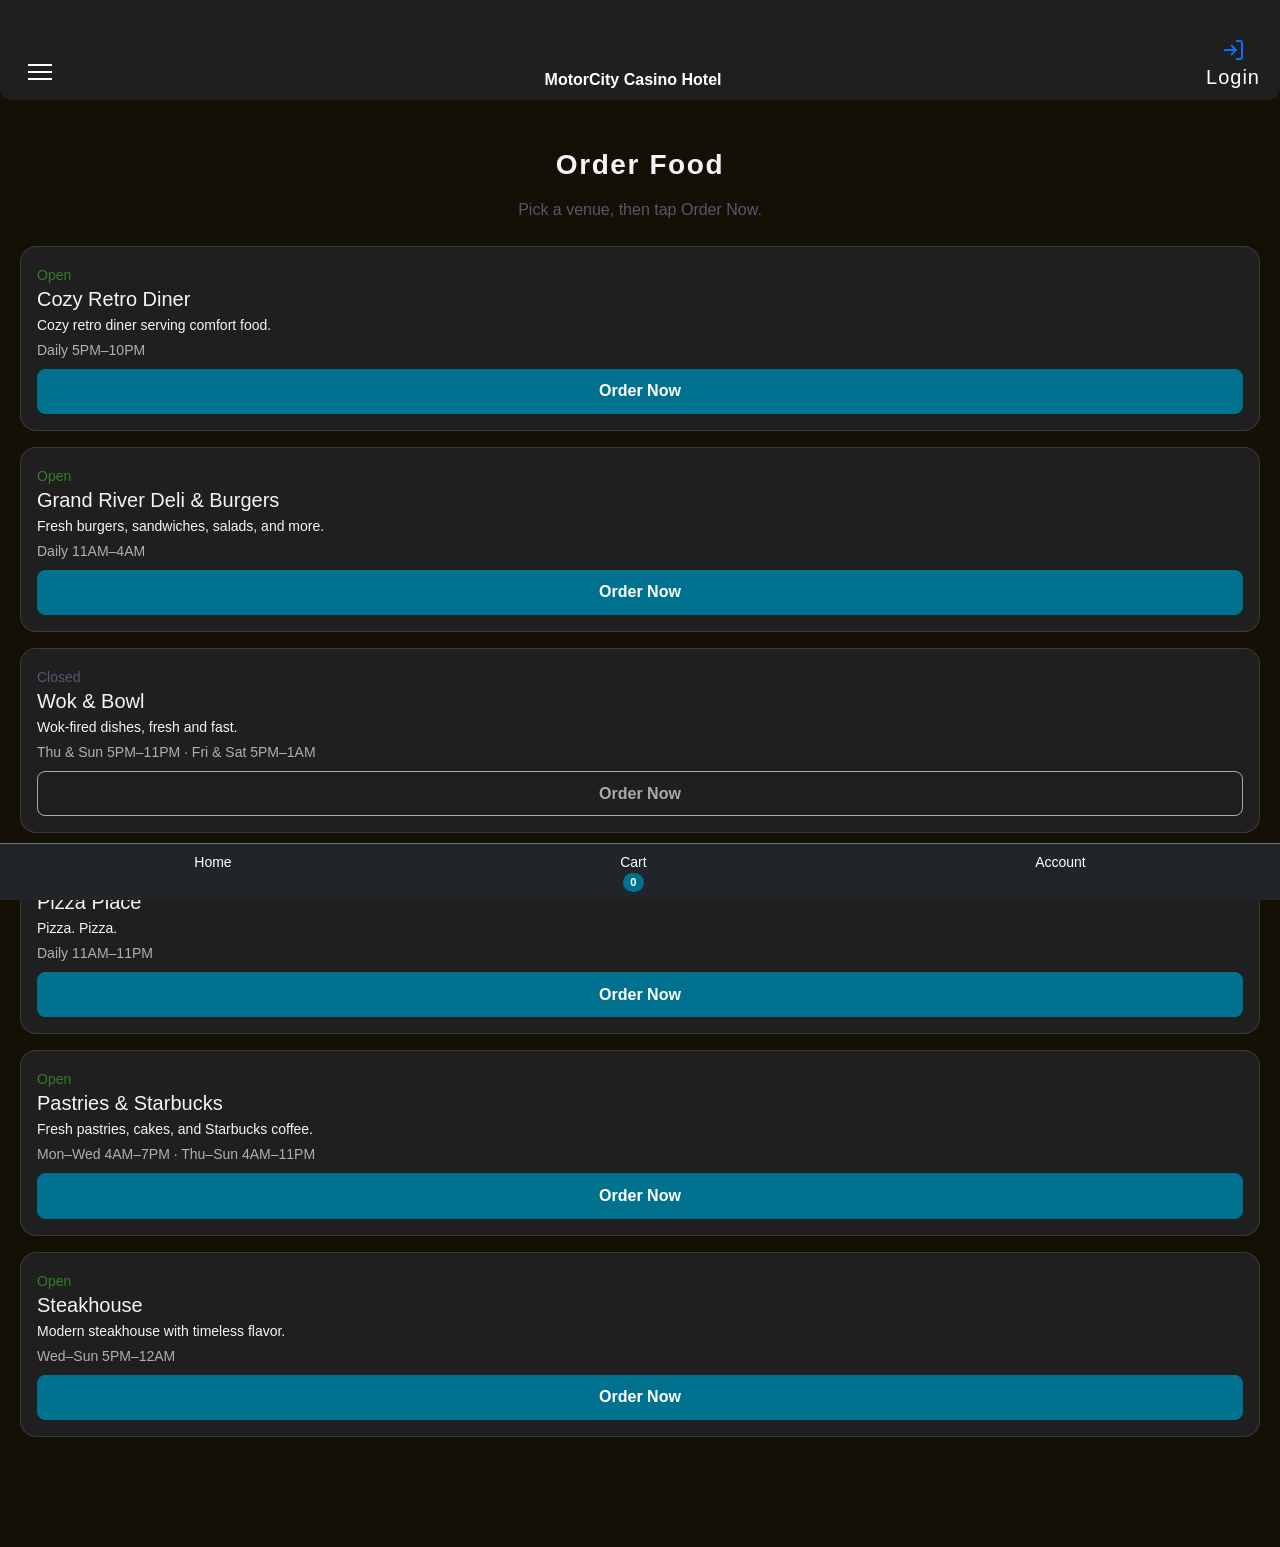
<file: index.html>
<!DOCTYPE html>
<html lang="en">
<head>
  <meta charset="UTF-8" />
  <meta name="viewport" content="width=device-width, initial-scale=1" />
  <title>Mobile Food Ordering — MotorCity Casino Hotel</title>
  <link href="https://cdn.jsdelivr.net/npm/bootstrap@5.3.7/dist/css/bootstrap.min.css" rel="stylesheet" />
  <link href="css/motor-city.css" rel="stylesheet" />
</head>
<body>
  <!-- Top Nav — Figma node 204:39463 (Components 212:478) -->
  <header class="mc-top-nav" data-figma-node="204:39463">
    <button type="button" class="btn btn-link p-0 border-0 bg-transparent text-white" aria-label="Menu">
      <svg width="40" height="40" viewBox="0 0 40 40" fill="none" xmlns="http://www.w3.org/2000/svg" aria-hidden="true">
        <path d="M8 12h24v2H8v-2zm0 7h24v2H8v-2zm0 7h24v2H8v-2z" fill="currentColor"/>
      </svg>
    </button>
    <a class="navbar-brand d-flex align-items-center" href="index.html">
      <span class="mc-logo-text text-white fw-bold">MotorCity Casino Hotel</span>
    </a>
    <a href="account.html" class="d-flex flex-column align-items-center text-decoration-none">
      <svg width="24" height="24" viewBox="0 0 24 24" fill="none" stroke="currentColor" stroke-width="2" aria-hidden="true"><path d="M15 3h4a2 2 0 0 1 2 2v14a2 2 0 0 1-2 2h-4M10 17l5-5-5-5M15 12H3"/></svg>
      <span class="mc-login-label small">Login</span>
    </a>
  </header>

  <main class="mc-container py-4">
    <h1 class="mc-section-title">Order Food</h1>
    <p class="text-mc-muted text-center mb-4">Pick a venue, then tap Order Now.</p>

    <!-- Six venues — aligned with reference prototype & SOW -->
    <section class="venue-list" aria-label="Food venues">
      <article class="mc-venue-card" data-venue-id="diner" data-figma-venue-card>
        <div class="d-flex justify-content-between align-items-start">
          <div>
            <span class="mc-badge-open small me-2">Open</span>
            <h2 class="h5 mb-1">Cozy Retro Diner</h2>
            <p class="mb-1 small">Cozy retro diner serving comfort food.</p>
            <p class="mc-hours mb-2">Daily 5PM–10PM</p>
          </div>
        </div>
        <a href="venue.html?id=diner" class="btn btn-mc-primary w-100">Order Now</a>
      </article>

      <article class="mc-venue-card" data-venue-id="burgers">
        <div class="d-flex justify-content-between align-items-start">
          <div>
            <span class="mc-badge-open small me-2">Open</span>
            <h2 class="h5 mb-1">Grand River Deli & Burgers</h2>
            <p class="mb-1 small">Fresh burgers, sandwiches, salads, and more.</p>
            <p class="mc-hours mb-2">Daily 11AM–4AM</p>
          </div>
        </div>
        <a href="venue.html?id=burgers" class="btn btn-mc-primary w-100">Order Now</a>
      </article>

      <article class="mc-venue-card" data-venue-id="wok">
        <div class="d-flex justify-content-between align-items-start">
          <div>
            <span class="mc-badge-closed small me-2">Closed</span>
            <h2 class="h5 mb-1">Wok & Bowl</h2>
            <p class="mb-1 small">Wok-fired dishes, fresh and fast.</p>
            <p class="mc-hours mb-2">Thu & Sun 5PM–11PM · Fri & Sat 5PM–1AM</p>
          </div>
        </div>
        <button type="button" class="btn btn-mc-primary w-100" disabled>Order Now</button>
      </article>

      <article class="mc-venue-card" data-venue-id="pizza">
        <div class="d-flex justify-content-between align-items-start">
          <div>
            <span class="mc-badge-open small me-2">Open</span>
            <h2 class="h5 mb-1">Pizza Place</h2>
            <p class="mb-1 small">Pizza. Pizza.</p>
            <p class="mc-hours mb-2">Daily 11AM–11PM</p>
          </div>
        </div>
        <a href="venue.html?id=pizza" class="btn btn-mc-primary w-100">Order Now</a>
      </article>

      <article class="mc-venue-card" data-venue-id="pastries">
        <div class="d-flex justify-content-between align-items-start">
          <div>
            <span class="mc-badge-open small me-2">Open</span>
            <h2 class="h5 mb-1">Pastries & Starbucks</h2>
            <p class="mb-1 small">Fresh pastries, cakes, and Starbucks coffee.</p>
            <p class="mc-hours mb-2">Mon–Wed 4AM–7PM · Thu–Sun 4AM–11PM</p>
          </div>
        </div>
        <a href="venue.html?id=pastries" class="btn btn-mc-primary w-100">Order Now</a>
      </article>

      <article class="mc-venue-card" data-venue-id="steakhouse">
        <div class="d-flex justify-content-between align-items-start">
          <div>
            <span class="mc-badge-open small me-2">Open</span>
            <h2 class="h5 mb-1">Steakhouse</h2>
            <p class="mb-1 small">Modern steakhouse with timeless flavor.</p>
            <p class="mc-hours mb-2">Wed–Sun 5PM–12AM</p>
          </div>
        </div>
        <a href="venue.html?id=steakhouse" class="btn btn-mc-primary w-100">Order Now</a>
      </article>
    </section>
  </main>

  <!-- Bottom nav — persistent (Section 6.9) -->
  <nav class="mc-bottom-nav border-top border-secondary py-2 bg-dark fixed-bottom" aria-label="Main">
    <div class="d-flex justify-content-around">
      <a href="index.html" class="text-white text-decoration-none small d-flex flex-column align-items-center"><span>Home</span></a>
      <a href="cart.html" class="text-white text-decoration-none small d-flex flex-column align-items-center">
        <span>Cart</span>
        <span class="badge bg-mc-teal rounded-pill" id="cart-count">0</span>
      </a>
      <a href="account.html" class="text-white text-decoration-none small d-flex flex-column align-items-center"><span>Account</span></a>
    </div>
  </nav>

  <script src="https://code.jquery.com/jquery-3.8.1.min.js" crossorigin="anonymous"></script>
  <script src="https://cdn.jsdelivr.net/npm/bootstrap@5.3.7/dist/js/bootstrap.bundle.min.js"></script>
  <script src="js/app.js"></script>
</body>
</html>
</file>
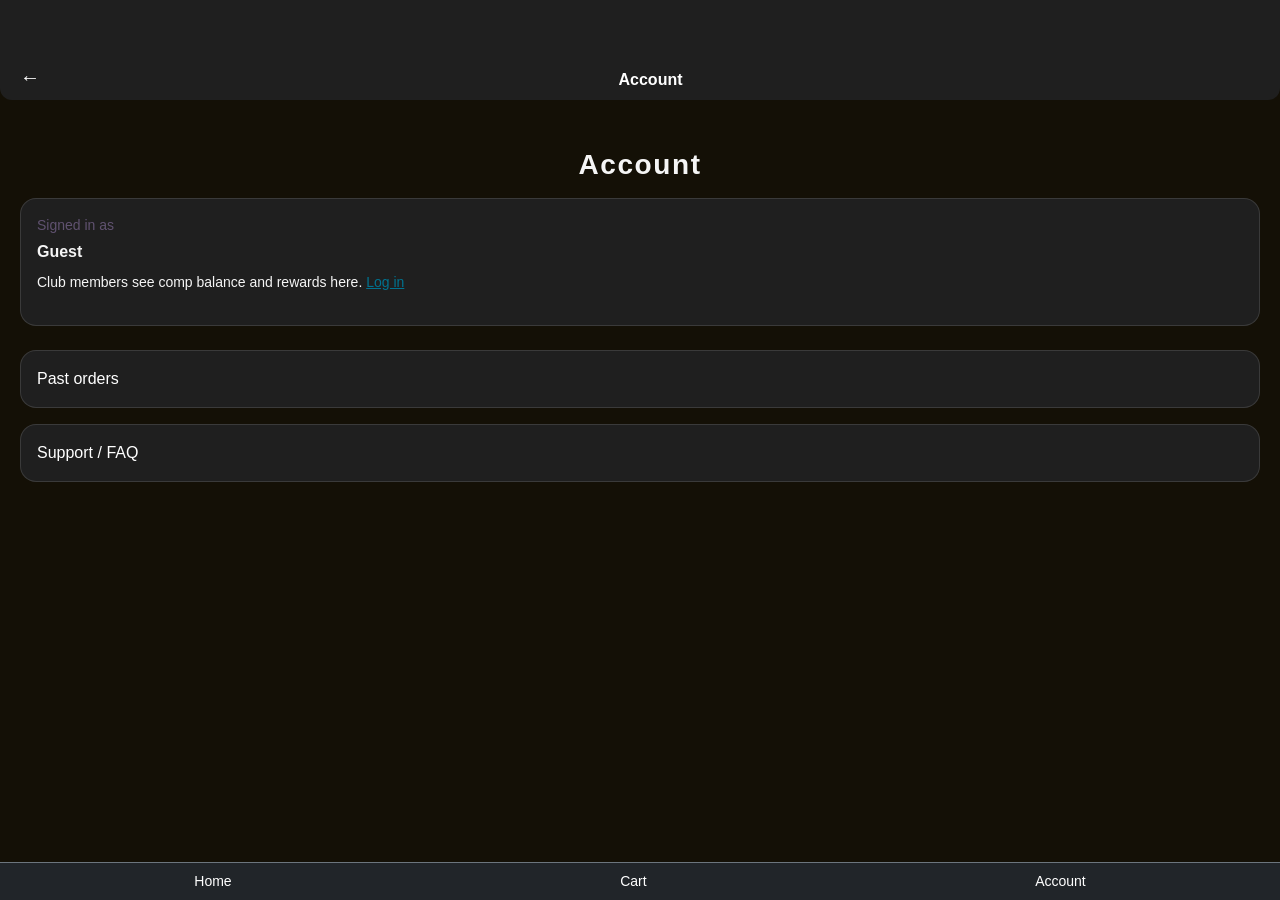
<file: account.html>
<!DOCTYPE html>
<html lang="en">
<head>
  <meta charset="UTF-8" />
  <meta name="viewport" content="width=device-width, initial-scale=1" />
  <title>Account — MotorCity Casino Hotel</title>
  <link href="https://cdn.jsdelivr.net/npm/bootstrap@5.3.7/dist/css/bootstrap.min.css" rel="stylesheet" />
  <link href="css/motor-city.css" rel="stylesheet" />
</head>
<body>
  <header class="mc-top-nav" data-figma-node="204:39463">
    <a href="index.html" class="btn btn-link p-0 border-0 bg-transparent text-white" aria-label="Back">&#8592;</a>
    <span class="mc-logo-text text-white fw-bold">Account</span>
    <span></span>
  </header>

  <main class="mc-container py-4">
    <h1 class="mc-section-title">Account</h1>

    <!-- FR-01: member vs guest -->
    <div class="mc-venue-card mb-4">
      <p class="text-mc-muted small mb-1">Signed in as</p>
      <p class="mb-0 fw-bold">Guest</p>
      <p class="small mt-2">Club members see comp balance and rewards here. <a href="#" class="text-mc-teal">Log in</a></p>
    </div>

    <div class="mc-venue-card mb-3">
      <a href="index.html" class="text-white text-decoration-none">Past orders</a>
    </div>
    <div class="mc-venue-card">
      <a href="error.html?type=faq" class="text-white text-decoration-none">Support / FAQ</a>
    </div>
  </main>

  <nav class="mc-bottom-nav border-top border-secondary py-2 bg-dark fixed-bottom">
    <div class="d-flex justify-content-around">
      <a href="index.html" class="text-white text-decoration-none small">Home</a>
      <a href="cart.html" class="text-white text-decoration-none small">Cart</a>
      <a href="account.html" class="text-white text-decoration-none small">Account</a>
    </div>
  </nav>

  <script src="https://code.jquery.com/jquery-3.8.1.min.js"></script>
  <script src="https://cdn.jsdelivr.net/npm/bootstrap@5.3.7/dist/js/bootstrap.bundle.min.js"></script>
  <script src="js/app.js"></script>
</body>
</html>
</file>
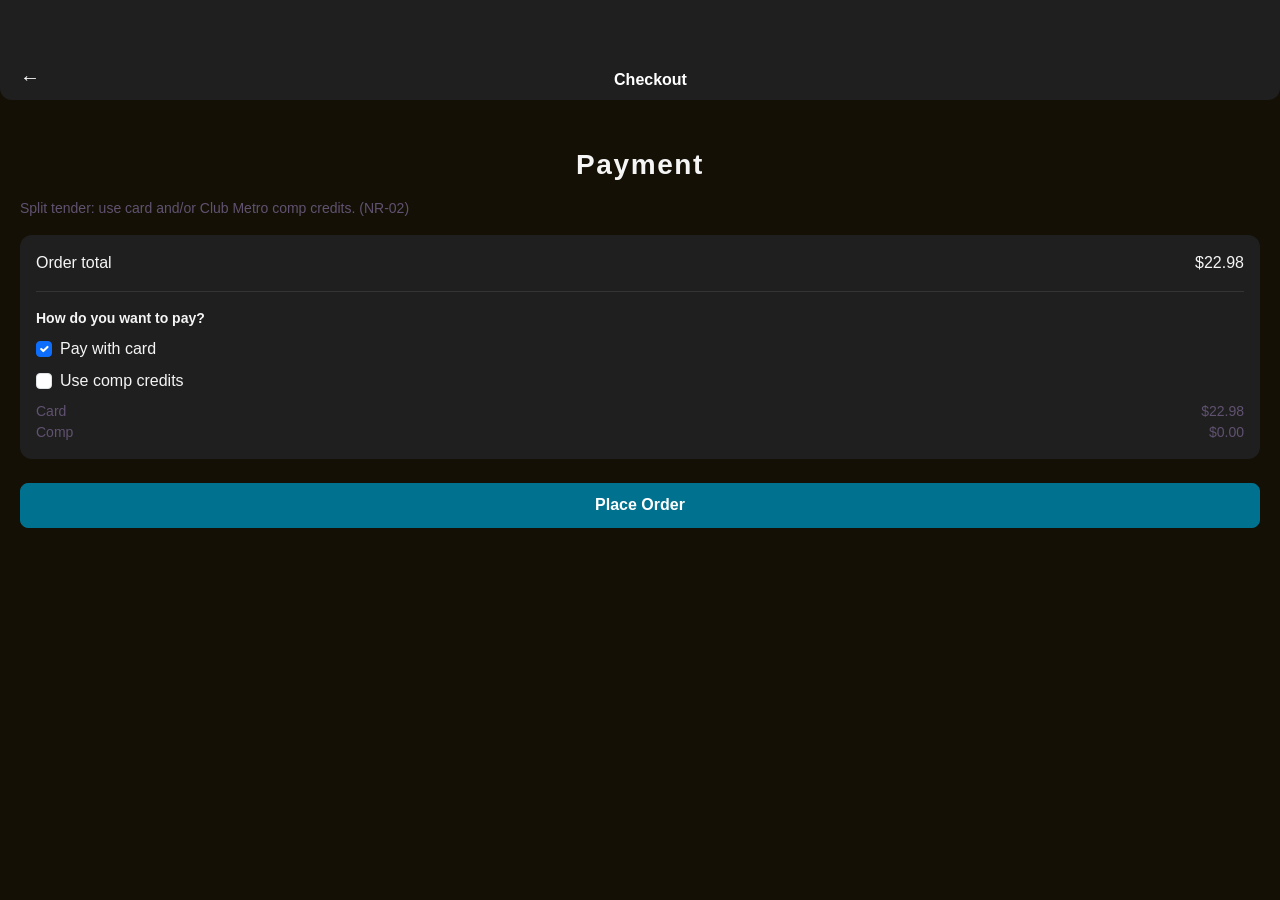
<file: checkout.html>
<!DOCTYPE html>
<html lang="en">
<head>
  <meta charset="UTF-8" />
  <meta name="viewport" content="width=device-width, initial-scale=1" />
  <title>Checkout — MotorCity Casino Hotel</title>
  <link href="https://cdn.jsdelivr.net/npm/bootstrap@5.3.7/dist/css/bootstrap.min.css" rel="stylesheet" />
  <link href="css/motor-city.css" rel="stylesheet" />
</head>
<body>
  <header class="mc-top-nav" data-figma-node="204:39463">
    <a href="cart.html" class="btn btn-link p-0 border-0 bg-transparent text-white" aria-label="Back">&#8592;</a>
    <span class="mc-logo-text text-white fw-bold">Checkout</span>
    <span></span>
  </header>

  <main class="mc-container py-4">
    <h1 class="mc-section-title">Payment</h1>
    <p class="text-mc-muted small mb-3">Split tender: use card and/or Club Metro comp credits. (NR-02)</p>

    <!-- Split tender — clear breakdown -->
    <div class="mc-payment-breakdown mb-4">
      <div class="d-flex justify-content-between mb-2">
        <span>Order total</span>
        <span>$22.98</span>
      </div>
      <hr class="border-secondary" />
      <p class="small fw-bold mb-2">How do you want to pay?</p>
      <div class="mc-split-tender">
        <div class="form-check mb-2">
          <input class="form-check-input" type="checkbox" id="pay-card" checked />
          <label class="form-check-label" for="pay-card">Pay with card</label>
        </div>
        <div class="form-check mb-2">
          <input class="form-check-input" type="checkbox" id="pay-comp" />
          <label class="form-check-label" for="pay-comp">Use comp credits</label>
        </div>
      </div>
      <div class="mt-2 small text-mc-muted">
        <div class="d-flex justify-content-between"><span>Card</span><span>$22.98</span></div>
        <div class="d-flex justify-content-between"><span>Comp</span><span>$0.00</span></div>
      </div>
    </div>

    <a href="confirmation.html" class="btn btn-mc-primary w-100">Place Order</a>
  </main>

  <script src="https://code.jquery.com/jquery-3.8.1.min.js"></script>
  <script src="https://cdn.jsdelivr.net/npm/bootstrap@5.3.7/dist/js/bootstrap.bundle.min.js"></script>
  <script src="js/app.js"></script>
</body>
</html>
</file>
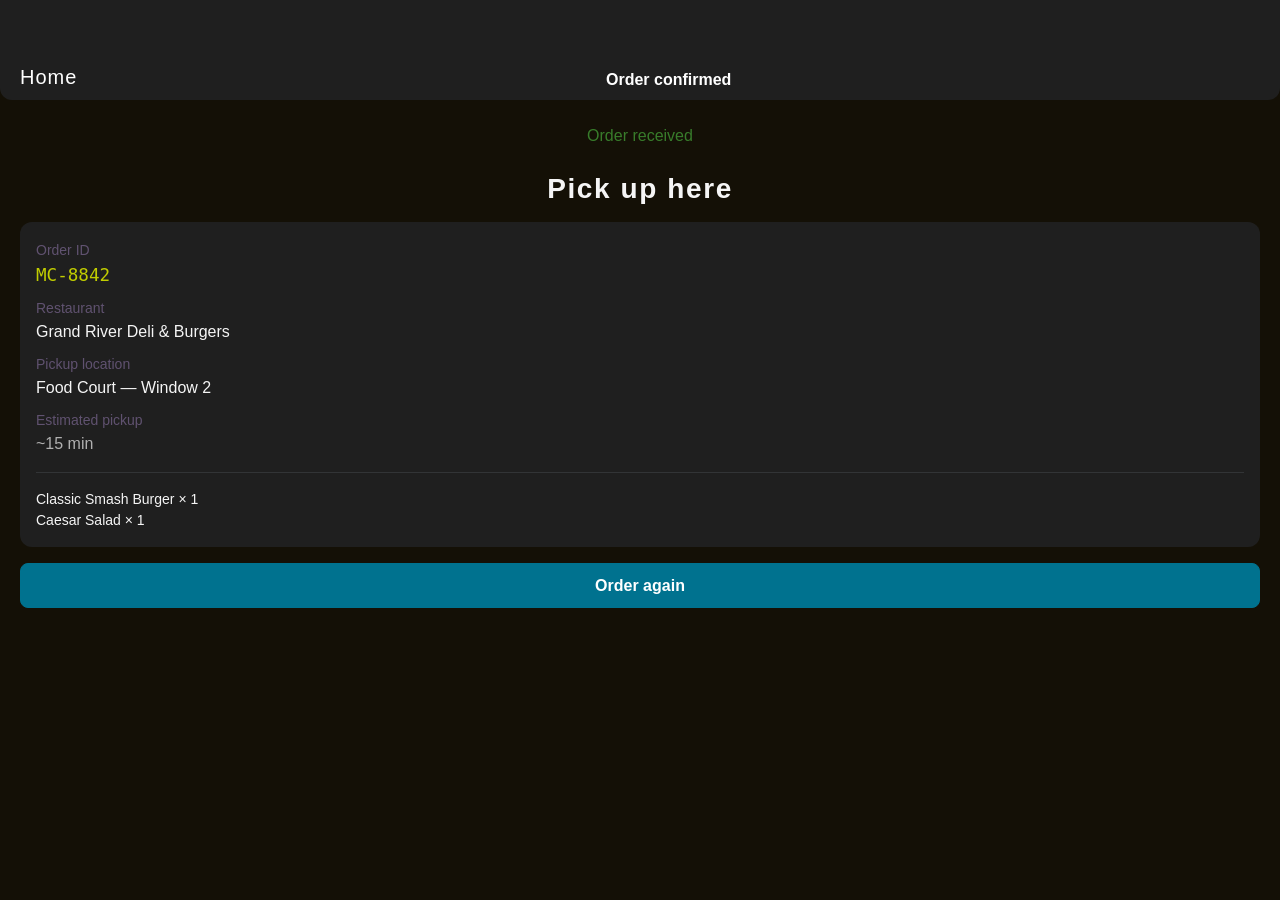
<file: confirmation.html>
<!DOCTYPE html>
<html lang="en">
<head>
  <meta charset="UTF-8" />
  <meta name="viewport" content="width=device-width, initial-scale=1" />
  <title>Order Confirmed — MotorCity Casino Hotel</title>
  <link href="https://cdn.jsdelivr.net/npm/bootstrap@5.3.7/dist/css/bootstrap.min.css" rel="stylesheet" />
  <link href="css/motor-city.css" rel="stylesheet" />
</head>
<body>
  <header class="mc-top-nav" data-figma-node="204:39463">
    <a href="index.html" class="btn btn-link p-0 border-0 bg-transparent text-white" aria-label="Home">Home</a>
    <span class="mc-logo-text text-white fw-bold">Order confirmed</span>
    <span></span>
  </header>

  <main class="mc-container py-4">
    <p class="text-mc-success text-center mb-2">Order received</p>
    <h1 class="mc-section-title">Pick up here</h1>

    <!-- FR-04: order ID, summary, restaurant, pickup location, estimated time -->
    <div class="mc-payment-breakdown">
      <div class="mb-2">
        <span class="text-mc-muted small">Order ID</span>
        <div class="mc-confirm-id">MC-8842</div>
      </div>
      <div class="mb-2">
        <span class="text-mc-muted small">Restaurant</span>
        <div>Grand River Deli & Burgers</div>
      </div>
      <div class="mb-2">
        <span class="text-mc-muted small">Pickup location</span>
        <div>Food Court — Window 2</div>
      </div>
      <div class="mb-2">
        <span class="text-mc-muted small">Estimated pickup</span>
        <div class="mc-confirm-pickup">~15 min</div>
      </div>
      <hr class="border-secondary" />
      <div class="small">
        <div>Classic Smash Burger × 1</div>
        <div>Caesar Salad × 1</div>
      </div>
    </div>

    <a href="index.html" class="btn btn-mc-primary w-100 mt-3">Order again</a>
  </main>

  <script src="https://code.jquery.com/jquery-3.8.1.min.js"></script>
  <script src="https://cdn.jsdelivr.net/npm/bootstrap@5.3.7/dist/js/bootstrap.bundle.min.js"></script>
  <script src="js/app.js"></script>
</body>
</html>
</file>
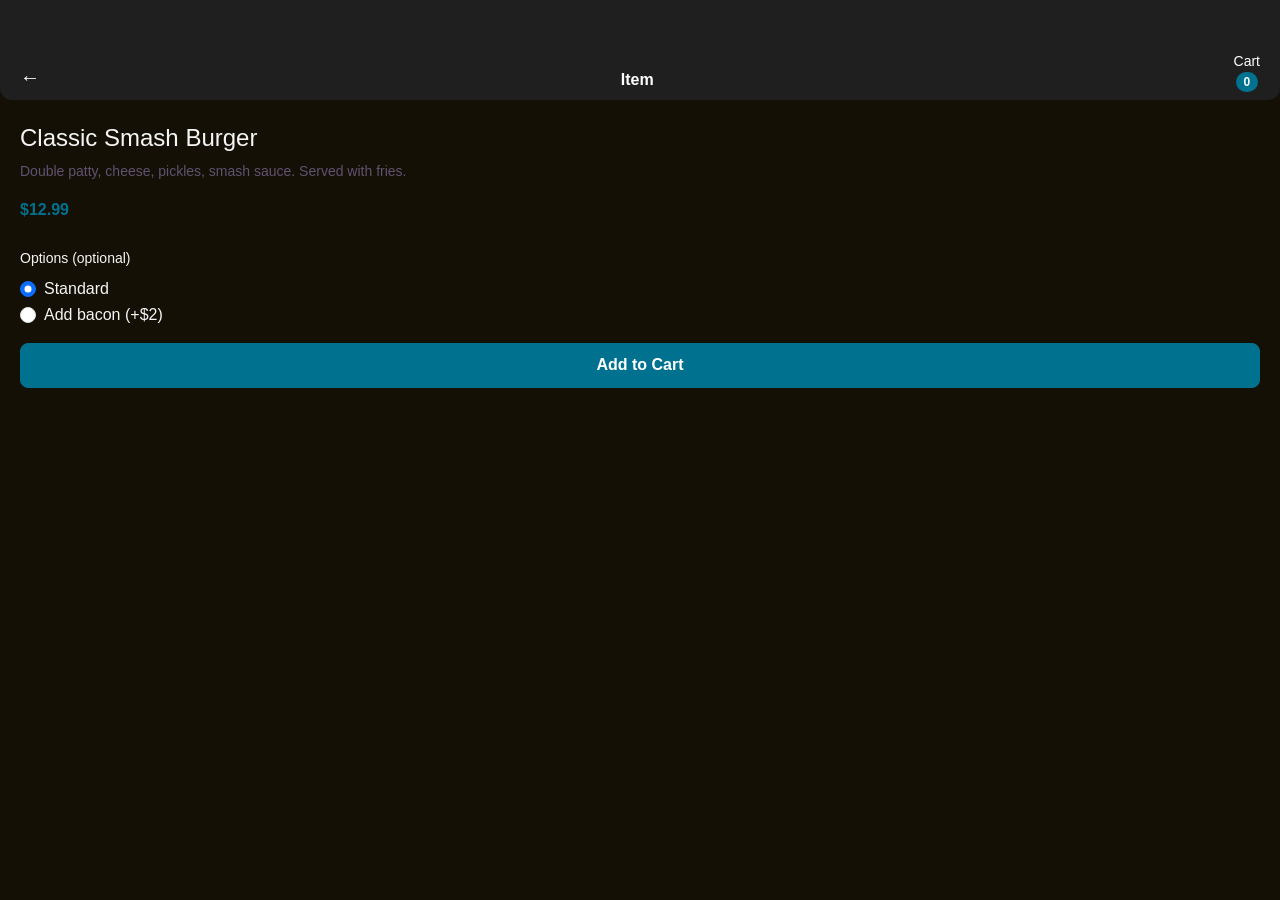
<file: item-detail.html>
<!DOCTYPE html>
<html lang="en">
<head>
  <meta charset="UTF-8" />
  <meta name="viewport" content="width=device-width, initial-scale=1" />
  <title>Item — MotorCity Casino Hotel</title>
  <link href="https://cdn.jsdelivr.net/npm/bootstrap@5.3.7/dist/css/bootstrap.min.css" rel="stylesheet" />
  <link href="css/motor-city.css" rel="stylesheet" />
</head>
<body>
  <header class="mc-top-nav" data-figma-node="204:39463">
    <a href="menu-items.html?venue=burgers&cat=smash" class="btn btn-link p-0 border-0 bg-transparent text-white" aria-label="Back">&#8592;</a>
    <span class="mc-logo-text text-white fw-bold">Item</span>
    <a href="cart.html" class="d-flex flex-column align-items-center text-white text-decoration-none">
      <span class="small">Cart</span>
      <span class="badge bg-mc-teal rounded-pill" id="cart-count">0</span>
    </a>
  </header>

  <main class="mc-container py-4">
    <h1 class="h4 mb-2">Classic Smash Burger</h1>
    <p class="text-mc-muted small mb-3">Double patty, cheese, pickles, smash sauce. Served with fries.</p>
    <p class="mb-4"><strong class="text-mc-teal">$12.99</strong></p>

    <div class="mb-3">
      <label class="form-label small">Options (optional)</label>
      <div class="form-check">
        <input class="form-check-input" type="radio" name="options" id="opt1" checked />
        <label class="form-check-label" for="opt1">Standard</label>
      </div>
      <div class="form-check">
        <input class="form-check-input" type="radio" name="options" id="opt2" />
        <label class="form-check-label" for="opt2">Add bacon (+$2)</label>
      </div>
    </div>

    <button type="button" class="btn btn-mc-primary w-100">Add to Cart</button>
  </main>

  <script src="https://code.jquery.com/jquery-3.8.1.min.js"></script>
  <script src="https://cdn.jsdelivr.net/npm/bootstrap@5.3.7/dist/js/bootstrap.bundle.min.js"></script>
  <script src="js/app.js"></script>
</body>
</html>
</file>
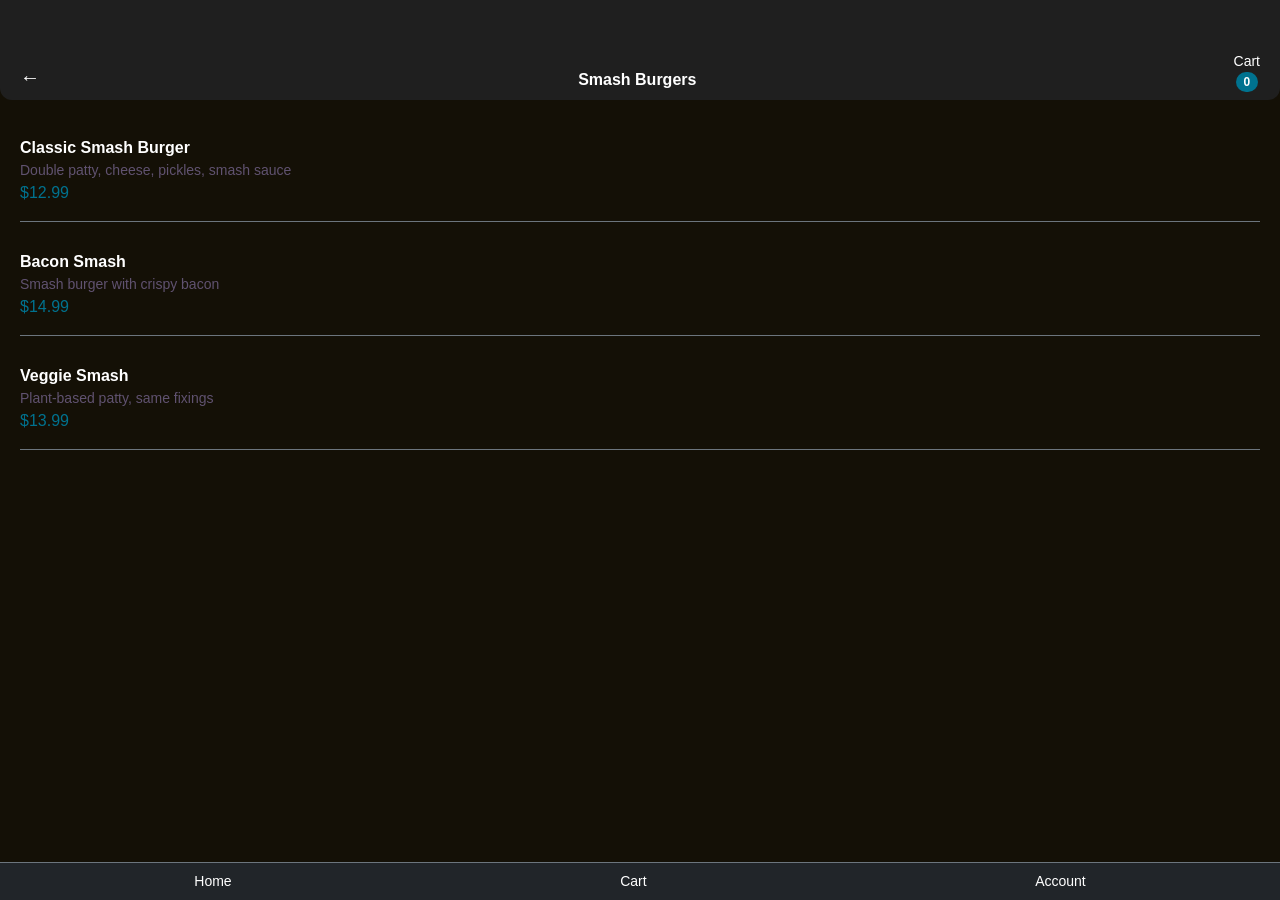
<file: menu-items.html>
<!DOCTYPE html>
<html lang="en">
<head>
  <meta charset="UTF-8" />
  <meta name="viewport" content="width=device-width, initial-scale=1" />
  <title>Menu items — MotorCity Casino Hotel</title>
  <link href="https://cdn.jsdelivr.net/npm/bootstrap@5.3.7/dist/css/bootstrap.min.css" rel="stylesheet" />
  <link href="css/motor-city.css" rel="stylesheet" />
</head>
<body>
  <header class="mc-top-nav" data-figma-node="204:39463">
    <a href="venue.html?id=burgers" class="btn btn-link p-0 border-0 bg-transparent text-white" aria-label="Back">&#8592;</a>
    <span class="mc-logo-text text-white fw-bold" id="cat-title">Smash Burgers</span>
    <a href="cart.html" class="d-flex flex-column align-items-center text-white text-decoration-none">
      <span class="small">Cart</span>
      <span class="badge bg-mc-teal rounded-pill" id="cart-count">0</span>
    </a>
  </header>

  <main class="mc-container py-4">
    <ul class="list-unstyled">
      <li class="mc-cart-item border-bottom border-secondary pb-3 mb-3">
        <a href="item-detail.html?id=1" class="text-decoration-none text-white d-block">
          <strong>Classic Smash Burger</strong>
          <p class="small text-mc-muted mb-0">Double patty, cheese, pickles, smash sauce</p>
          <span class="text-mc-teal">$12.99</span>
        </a>
      </li>
      <li class="mc-cart-item border-bottom border-secondary pb-3 mb-3">
        <a href="item-detail.html?id=2" class="text-decoration-none text-white d-block">
          <strong>Bacon Smash</strong>
          <p class="small text-mc-muted mb-0">Smash burger with crispy bacon</p>
          <span class="text-mc-teal">$14.99</span>
        </a>
      </li>
      <li class="mc-cart-item border-bottom border-secondary pb-3 mb-3">
        <a href="item-detail.html?id=3" class="text-decoration-none text-white d-block">
          <strong>Veggie Smash</strong>
          <p class="small text-mc-muted mb-0">Plant-based patty, same fixings</p>
          <span class="text-mc-teal">$13.99</span>
        </a>
      </li>
    </ul>
  </main>

  <nav class="mc-bottom-nav border-top border-secondary py-2 bg-dark fixed-bottom">
    <div class="d-flex justify-content-around">
      <a href="index.html" class="text-white text-decoration-none small">Home</a>
      <a href="cart.html" class="text-white text-decoration-none small">Cart</a>
      <a href="account.html" class="text-white text-decoration-none small">Account</a>
    </div>
  </nav>

  <script src="https://code.jquery.com/jquery-3.8.1.min.js"></script>
  <script src="https://cdn.jsdelivr.net/npm/bootstrap@5.3.7/dist/js/bootstrap.bundle.min.js"></script>
  <script src="js/app.js"></script>
</body>
</html>
</file>
<file: css/motor-city.css>
/**
 * Motor City Casino Hotel — Mobile Food Ordering
 * Design tokens & UI aligned with Figma (nodes 140:39, 212:478) and brand guidelines.
 * Figma file: https://www.figma.com/design/FVEwdLiKvgmZvw23MU4CKq/Motor-City-Casino-Design
 */

:root {
  /* Brand palette (Section 4.3) */
  --mc-teal: #00728F;
  --mc-navy: #002D56;
  --mc-green: #387C2B;
  --mc-orange: #E37F1C;
  --mc-red: #B32025;
  --mc-magenta: #EC098D;
  --mc-yellow: #F1CB1C;
  --mc-blue: #005596;
  --mc-purple: #54075B;
  --mc-gray: #605270;
  --mc-black: #141006;
  --mc-lime: #C1CD00;

  /* UI roles (dark-first, Section 5.2) */
  --mc-bg-primary: var(--mc-black);
  --mc-bg-card: #1f1f1f;
  --mc-bg-elevated: #2a2a2a;
  --mc-text-primary: #f5f5f5;
  --mc-text-secondary: #b0b0b0;
  --mc-text-muted: var(--mc-gray);
  --mc-border: rgba(255, 255, 255, 0.12);
  --mc-border-card: #cfcfd1;

  /* CTAs */
  --mc-cta-primary: var(--mc-teal);
  --mc-cta-primary-hover: #0088a8;
  --mc-success: var(--mc-green);
  --mc-error: var(--mc-red);

  /* Typography: Akzidenz Grotesk / Verdana fallback (Section 4.2, 5.3) */
  --mc-font-condensed: "Akzidenz-Grotesk Pro Condensed", "Verdana", sans-serif;
  --mc-font-body: "Akzidenz-Grotesk Pro", "Verdana", sans-serif;
  --mc-heading-size: 1.75rem;
  --mc-heading-tracking: 1.6px;
  --mc-body-size: 1rem;
  --mc-utility-size: 0.875rem;

  /* Spacing & layout (Section 5.4) */
  --mc-nav-height: 100px;
  --mc-container-px: 20px;
  --mc-card-radius: 16px;
  --mc-card-radius-sm: 12px;
}

/* Base */
body {
  font-family: var(--mc-font-body);
  font-size: var(--mc-body-size);
  background-color: var(--mc-bg-primary);
  color: var(--mc-text-primary);
  min-height: 100vh;
}

/* Top Nav — aligns with Figma Top Nav (204:39463) */
.mc-top-nav {
  background-color: var(--mc-bg-card);
  min-height: var(--mc-nav-height);
  padding: 0 var(--mc-container-px) 8px;
  display: flex;
  align-items: flex-end;
  justify-content: space-between;
  border-radius: 0 0 var(--mc-card-radius-sm) var(--mc-card-radius-sm);
}
.mc-top-nav .navbar-brand,
.mc-top-nav .mc-logo-wrap {
  max-height: 48px;
}
.mc-top-nav .mc-logo-wrap img {
  height: 48px;
  width: auto;
  max-width: 183px;
}
.mc-top-nav .btn-link,
.mc-top-nav .nav-link {
  color: var(--mc-text-primary);
  font-family: var(--mc-font-condensed);
  font-size: 20px;
  letter-spacing: 1px;
  text-decoration: none;
}
.mc-top-nav .mc-login-label {
  font-family: var(--mc-font-condensed);
  font-size: 20px;
  letter-spacing: 1px;
  color: white;
}

/* Venue banner (Figma GRDBLogo area 205:40309 — hero per venue) */
.mc-venue-banner {
  min-height: 93px;
  background-color: var(--mc-orange);
  display: flex;
  align-items: center;
  justify-content: center;
  padding: 12px;
}
.mc-venue-banner.venue-deli { background-color: #d28e00; }
.mc-venue-banner h1 {
  font-family: var(--mc-font-condensed);
  font-size: clamp(1.25rem, 4vw, 1.75rem);
  font-weight: 700;
  color: var(--mc-black);
  margin: 0;
  text-align: center;
}

/* Menu section title (Figma "Menu" on 140:39) */
.mc-section-title {
  font-family: var(--mc-font-condensed);
  font-size: var(--mc-heading-size);
  font-weight: 700;
  letter-spacing: var(--mc-heading-tracking);
  color: var(--mc-text-primary);
  text-align: center;
  margin: 1.5rem 0 1rem;
}

/* Food category cards (Figma 205:40308) */
.mc-category-card {
  background: white;
  border: 1px solid var(--mc-border-card);
  border-radius: var(--mc-card-radius);
  overflow: hidden;
  max-width: 302px;
  margin-left: auto;
  margin-right: auto;
}
.mc-category-card .card-img-top {
  height: 181px;
  object-fit: cover;
  border-radius: var(--mc-card-radius) var(--mc-card-radius) 0 0;
}
.mc-category-card .card-body {
  padding: 8px;
  min-height: 80px;
  display: flex;
  align-items: center;
  justify-content: center;
  background: rgba(255, 255, 255, 0.95);
}
.mc-category-card .card-title {
  font-family: var(--mc-font-condensed);
  font-size: 32px;
  letter-spacing: 1.6px;
  color: #1f1f1f;
  margin: 0;
  text-align: center;
}

/* Venue cards on home (venue list) */
.mc-venue-card {
  background: var(--mc-bg-card);
  border: 1px solid var(--mc-border);
  border-radius: var(--mc-card-radius);
  padding: 1rem;
  margin-bottom: 1rem;
}
.mc-venue-card h3 { font-size: 1.25rem; margin-bottom: 0.5rem; }
.mc-venue-card .mc-hours { color: var(--mc-text-secondary); font-size: var(--mc-utility-size); }
.mc-venue-card.mc-closed .mc-order-btn { pointer-events: none; opacity: 0.5; }
.mc-venue-card .mc-badge-open { color: var(--mc-success); }
.mc-venue-card .mc-badge-closed { color: var(--mc-text-muted); }

/* Buttons (Section 5.6) */
.btn-mc-primary {
  background-color: var(--mc-cta-primary);
  border-color: var(--mc-cta-primary);
  color: white;
  font-weight: 600;
  padding: 0.6rem 1.25rem;
  border-radius: 8px;
}
.btn-mc-primary:hover {
  background-color: var(--mc-cta-primary-hover);
  border-color: var(--mc-cta-primary-hover);
  color: white;
}
.btn-mc-secondary {
  background-color: transparent;
  border: 1px solid var(--mc-border);
  color: var(--mc-text-primary);
}
.btn-mc-secondary:hover {
  background-color: var(--mc-bg-elevated);
  color: var(--mc-text-primary);
  border-color: var(--mc-border);
}

/* Cart & checkout */
.mc-cart-item { border-bottom: 1px solid var(--mc-border); padding: 0.75rem 0; }
.mc-cart-footer { border-top: 1px solid var(--mc-border); padding-top: 1rem; margin-top: 1rem; }
.mc-split-tender .form-check-label { cursor: pointer; }
.mc-payment-breakdown { background: var(--mc-bg-card); border-radius: var(--mc-card-radius-sm); padding: 1rem; }

/* Confirmation (FR-04) */
.mc-confirm-id { font-family: monospace; font-size: 1.1rem; color: var(--mc-lime); }
.mc-confirm-pickup { color: var(--mc-text-secondary); }

/* Error states (NR-01) */
.mc-error-panel {
  background: rgba(179, 32, 37, 0.15);
  border: 1px solid var(--mc-error);
  border-radius: var(--mc-card-radius-sm);
  padding: 1rem;
  color: var(--mc-text-primary);
}
.mc-error-panel .mc-error-actions { margin-top: 1rem; }

/* Utility */
.mc-container { padding-left: var(--mc-container-px); padding-right: var(--mc-container-px); }
.text-mc-muted { color: var(--mc-text-muted); }
.text-mc-success { color: var(--mc-success); }
.text-mc-teal { color: var(--mc-teal); }
.bg-mc-teal { background-color: var(--mc-teal); }
.mc-bottom-nav .badge { font-size: 0.7rem; }
/* Prevent content under fixed bottom nav */
body { padding-bottom: 70px; }
</file>
